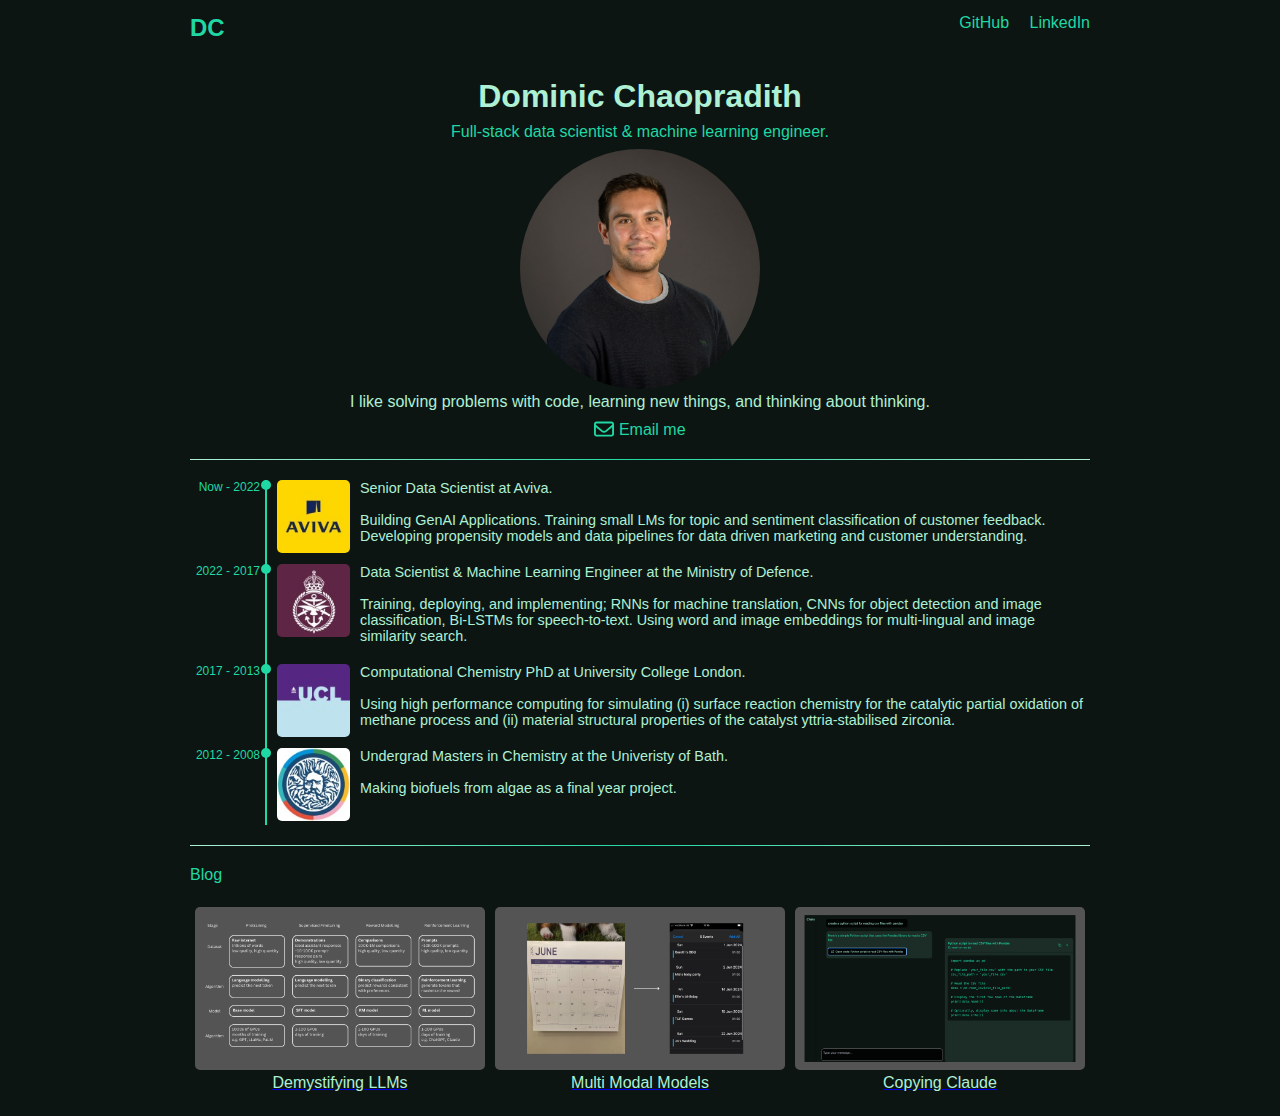
<file: index.html>
<!DOCTYPE html>
<html lang="en">

<head>
    <meta charset="UTF-8">
    <meta name="viewport" content="width=device-width, initial-scale=1.0">
    <title>DomChao</title>
    <link rel="stylesheet" href="style.css" />
</head>

<body>
    <header>
        <div class="row">
            <h2 class="headerLeft">DC</h2>
            <nav class="headerRight">
                <a class="darkerText" href="https://github.com/domchao" target="_blank">GitHub</a>
                <a class="darkerText" href="https://www.linkedin.com/in/dominic-chaopradith-057288119/" target="_blank">LinkedIn</a>
            </nav>
        </div>
    </header>
    <main>
        <section>
            <div class="row">
                <div class="nameContainer">
                    <h1>Dominic Chaopradith</h1>
                    <p class="darkerText">Full-stack data scientist & machine learning engineer.</p>
                </div>  
            </div>
            <div class="row">
                <div id="profile-pic">
                    <img src="./assets/profile_pic.jpg" alt="profile-img" />
                </div>
            </div>
            <div class="row">
                <p class="nameContainer">I like solving problems with code, learning new things, and thinking about thinking.</p>
                <div class="outreachContainer">
                    <a href="mailto:d.chaopradith@gmail.com" class="outreach darkerText row">
                        <p id="email-text">
                            <svg xmlns="http://www.w3.org/2000/svg" viewBox="0 0 512 512"><!--!Font Awesome Free 6.6.0 by @fontawesome - https://fontawesome.com License - https://fontawesome.com/license/free Copyright 2024 Fonticons, Inc.--><path d="M64 112c-8.8 0-16 7.2-16 16l0 22.1L220.5 291.7c20.7 17 50.4 17 71.1 0L464 150.1l0-22.1c0-8.8-7.2-16-16-16L64 112zM48 212.2L48 384c0 8.8 7.2 16 16 16l384 0c8.8 0 16-7.2 16-16l0-171.8L322 328.8c-38.4 31.5-93.7 31.5-132 0L48 212.2zM0 128C0 92.7 28.7 64 64 64l384 0c35.3 0 64 28.7 64 64l0 256c0 35.3-28.7 64-64 64L64 448c-35.3 0-64-28.7-64-64L0 128z"/></svg>
                            Email me
                        </p>
                    </a>
                </div>
            </div>
        </section>
        <hr>
        <section>
            <div class="history">
                <div class="row">
                    <div class="timespan">Now - 2022</div>
                    <div class="h-icon">
                        <div class="entry-dot"></div>
                        <img src="./assets/logos/aviva_plc_logo.jpeg">
                    </div>
                    <div class="h-desc">
                        Senior Data Scientist at Aviva. 
                        <br><br>
                        Building GenAI Applications. Training small LMs for topic and sentiment classification of customer feedback.
                        Developing propensity models and data pipelines for data driven marketing and customer understanding. 
                    </div>
                </div>
                <div class="row">
                    <div class="timespan">2022 - 2017</div>
                    <div class="h-icon">
                        <div class="entry-dot"></div>
                        <img src="./assets/logos/uk_ministry_of_defence_logo.jpeg">
                    </div>
                    <div class="h-desc">
                        Data Scientist & Machine Learning Engineer at the Ministry of Defence.
                        <br><br>
                        Training, deploying, and implementing; RNNs for machine translation, 
                        CNNs for object detection and image classification, Bi-LSTMs for speech-to-text.
                        Using word and image embeddings for multi-lingual and image similarity search.
                    </div>
                </div>
                <div class="row">
                    <div class="timespan">2017 - 2013</div>
                    <div class="h-icon">
                        <div class="entry-dot"></div>
                        <img src="./assets/logos/university_college_london_logo.jpeg">
                    </div>
                    <div class="h-desc">
                        Computational Chemistry PhD at University College London. 
                        <br><br>
                        Using high performance computing for simulating (i) surface reaction chemistry for the catalytic partial 
                        oxidation of methane process and (ii) material structural properties of the catalyst yttria-stabilised zirconia.
                    </div>
                </div>
                <div class="row">
                    <div class="timespan">2012 - 2008</div>
                    <div class="h-icon">
                        <div class="entry-dot"></div>
                        <img src="./assets/logos/university_of_bath_logo.jpeg">
                    </div>
                    <div class="h-desc">
                        Undergrad Masters in Chemistry at the Univeristy of Bath. 
                        <br><br>
                        Making biofuels from algae as a final year project.
                    </div>
                </div>
            </div>
        </section>
        <hr>
        <section>
            <div class="blog">
                <div class="row">
                    <p class="darkerText">Blog</p>
                </div>
                <br>
                <div class="row">
                    <div class="b-card">
                        <a href="./blog/_1_demystifying_llms/_1_demystifying_llms.html" target="_blank">
                            <img src="./blog/_1_demystifying_llms/pics/gpt_assistant_training.png">
                            <p class="b-title">Demystifying LLMs</p>
                        </a>
                    </div>
                    <div class="b-card">
                        <a href="./blog/_2_experimenting_with_multi_modal/_2_multi_modal.html" target="_blank">
                            <img src="./blog/_2_experimenting_with_multi_modal/pics/calendar_update_img.png">
                            <p class="b-title">Multi Modal Models</p>
                        </a>
                    </div>
                    <div class="b-card">
                        <a href="./blog/_3_copying_claude/_3_copying_claude.html" target="_blank">
                            <img src="./blog/_3_copying_claude/pics/open_artifact.png">
                            <p class="b-title">Copying Claude</p>
                        </a>
                    </div>
                </div>
                <div class="row">
    
                </div>
            </div>
        </section>
    </main>
</body>

</html>
</file>
<file: style.css>
:root {
    --primary-color: #adf0d4;
    --secondary-color: #1fd8a4;
    --bg-color: #0d1512;
}

* {
    margin: 0;
    padding: 0;
    box-sizing: border-box;
    font-family: 'Inter', sans-serif;
    transition-duration: 200ms;
}

body {
    background: var(--bg-color);
    color: var(--primary-color);
    min-height: 100vh;
    display: flex;
    flex-direction: column;
    gap: 36px;
    padding: 14px;
}

.darkerText {
    color: var(--secondary-color);
}

.row {
    display: grid;
    grid-template-columns: repeat(12, 1fr);
    /* padding: 14px; */
    /* gap: 6px; */
}

header,
main,
footer {
    max-width: 700px;
    margin: 0 auto;
    width: 100%;
}

@media (min-width: 992px) {
    header,
    main,
    footer {
        max-width: 900px;
        margin: 0 auto;
        width: 100%;
    }
}

.headerLeft {
    grid-column: span 6;
}

.headerRight {
    grid-column: span 6;
    text-align: right;
}

header {
    color: var(--secondary-color);
}

nav a {
    cursor: pointer;
    text-decoration: none;
    padding-left: 16px;
}

nav a:hover {
    opacity: 0.7;
}

#profile-pic {
    grid-column: span 12;
    text-align: center;
}

#profile-pic img {
    border-radius: 100%;
    height: 240px;
    width: 240px;
    aspect-ratio: 1/1;
    object-fit: cover;
    overflow: hidden;
}

.nameContainer {
    grid-column: span 12;
    text-align: center;
    display: grid;
    gap: 8px;
    padding-bottom: 8px;
}

@media (min-width: 992px) {
    .nameContainer {
        grid-column:  3 / 11 ;
     }
}

.outreachContainer {
    grid-column: span 12;
}

.outreach{
    text-decoration: none;
}

.outreach svg {
    max-width: 20px;
    fill: var(--secondary-color);
    vertical-align: bottom;
}

#email-text {
    grid-column: span 12;
    text-decoration: none;
    text-align: center;
}

hr {
    height: 1px;
    background-image: -webkit-linear-gradient(left, var(--primary-color), var(--secondary-color), var(--primary-color));
    /* background-image:    -moz-linear-gradient(left, var(--primary-color), var(--secondary-color), var(--primary-color));
    background-image:     -ms-linear-gradient(left, var(--primary-color), var(--secondary-color), var(--primary-color));
    background-image:      -o-linear-gradient(left, var(--primary-color), var(--secondary-color), var(--primary-color)); */
    padding: 0;
    margin: 20px 0px 20px 0px;
    border: 0;
}

.h-icon {
    grid-column: span 1;
    vertical-align: top;
    border-left: 2px solid var(--secondary-color);
    position: relative;
}
.h-icon img {
    border-radius: 5px;
    width: 100%;
    max-width: 80px;
    margin-left: 10px;
}
.h-desc {
    grid-column: span 10;
    vertical-align: top;
    padding-left: 20px;
    padding-bottom: 20px;
    font-size: 0.9em;
}

.entry-dot {
    position: absolute;
    top: 0px;
    left: -6px;
    width: 10px;
    height: 10px;
    border-radius: 7px;
    background-color: var(--secondary-color);
    border: 2px solid var(--secondary-color);
}
.timespan {
    grid-column: span 1;
    font-size: 12px;
    text-align: right;
    padding-right: 5px;
    color: var(--secondary-color);
}

.b-title {
    text-align: center;
    text-decoration: none;
    color: var(--primary-color);
}

.b-title:hover {
    opacity: 0.7;
}

.b-card {
    grid-column: span 4;
    vertical-align: top;
    border-radius: 3px;
    padding: 5px;
    padding-bottom: 10px;
    text-decoration: none;
}
@media (max-width: 991px) {
    .b-card {
        grid-column: span 6;
    }
}

.b-card img {
    border-radius: 5px;
    width: 100%;
}

.blog-page {
    max-width: 700px;
    margin: 0 auto;
    width: 100%;
}

@media (min-width: 992px) {
    .blog-page {
        max-width: 900px;
        margin: 0 auto;
        width: 100%;
        justify-content: flex-end;
    }
}

.blog-page p img {
    max-width: 100%;
    height: auto;
    flex: auto;
}

.blog-page h1,h2,h3 {
    color: var(--secondary-color);
}

.blog-page p a {
    text-decoration: none;
}
</file>
